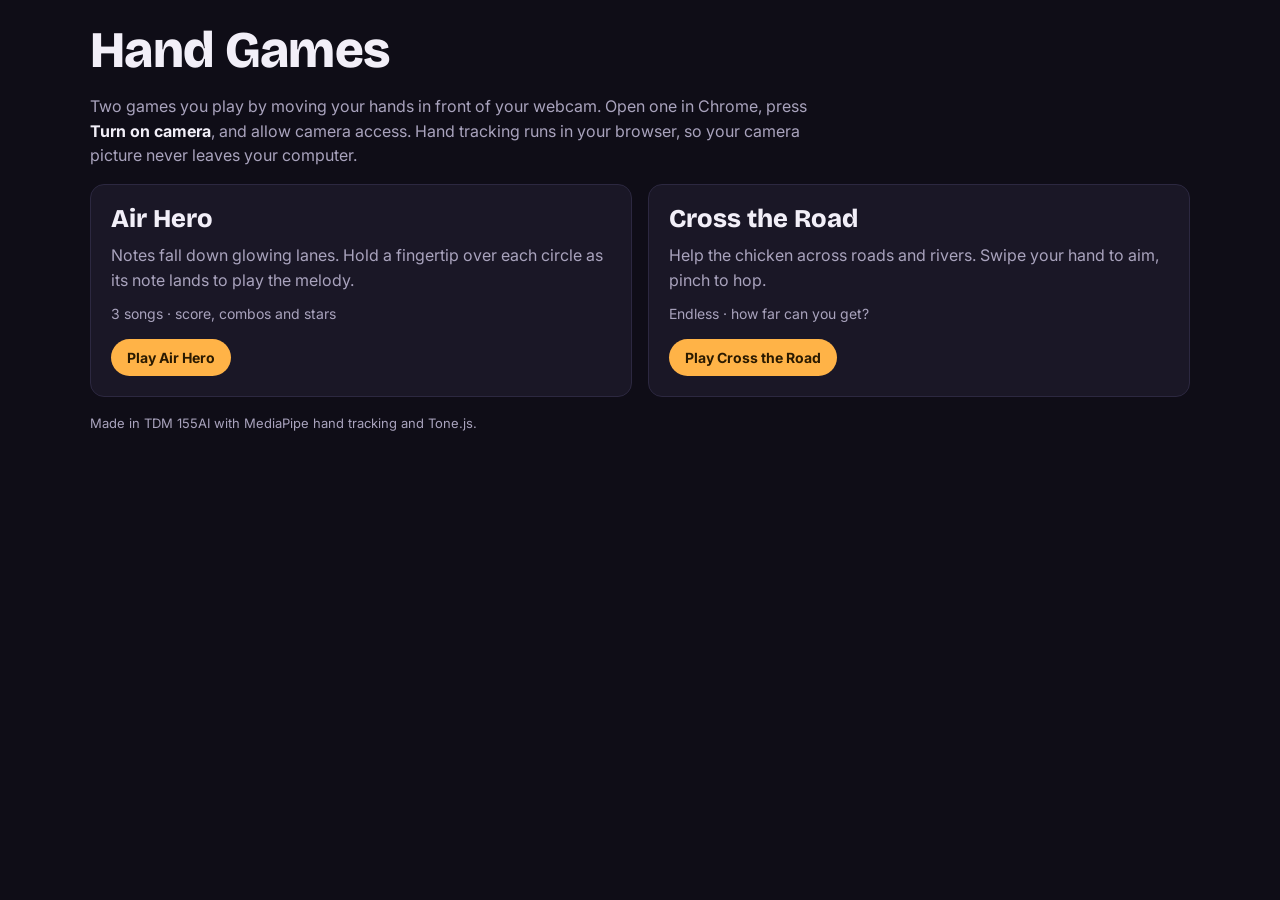
<file: index.html>
<!doctype html>
<html lang="en">
<head>
  <meta charset="utf-8">
  <meta name="viewport" content="width=device-width, initial-scale=1, viewport-fit=cover">
  <title>Hand Games</title>
  <meta name="description" content="Two games you play with your hands in front of a webcam: Air Hero and Cross the Road.">
  <link rel="preconnect" href="https://fonts.googleapis.com">
  <link rel="stylesheet" href="https://fonts.googleapis.com/css2?family=Bricolage+Grotesque:wght@700;800&family=Inter:wght@400;600;700;800;900&display=swap">
  <link rel="stylesheet" href="shared/style.css">
  <style>
    .games { display: grid; grid-template-columns: repeat(auto-fit, minmax(260px, 1fr)); gap: 16px; }
    .game { display: grid; gap: 10px; padding: 20px; background: var(--panel); border: 1px solid var(--line); border-radius: 14px; color: var(--text); text-decoration: none; min-width: 0; }
    .game:hover, .game:focus-visible { border-color: var(--accent); outline: none; }
    .game h2 { margin: 0; font: 800 1.6rem/1.1 var(--display); }
    .game p { margin: 0; color: var(--muted); }
    .how { font-size: 14px; color: var(--text); }
    .play { justify-self: start; margin-top: 4px; padding: 8px 16px; border-radius: 999px; background: var(--accent); color: var(--accent-ink); font-weight: 700; font-size: 14px; }
  </style>
</head>
<body>
  <main class="page">
    <h1>Hand Games</h1>
    <p class="lede">Two games you play by moving your hands in front of your webcam. Open one in Chrome, press <strong>Turn on camera</strong>, and allow camera access. Hand tracking runs in your browser, so your camera picture never leaves your computer.</p>
    <div class="games">
      <a class="game" href="air-hero/">
        <h2>Air Hero</h2>
        <p>Notes fall down glowing lanes. Hold a fingertip over each circle as its note lands to play the melody.</p>
        <p class="how">3 songs · score, combos and stars</p>
        <span class="play">Play Air Hero</span>
      </a>
      <a class="game" href="cross-the-road/">
        <h2>Cross the Road</h2>
        <p>Help the chicken across roads and rivers. Swipe your hand to aim, pinch to hop.</p>
        <p class="how">Endless · how far can you get?</p>
        <span class="play">Play Cross the Road</span>
      </a>
    </div>
    <p class="foot">Made in TDM 155AI with MediaPipe hand tracking and Tone.js.</p>
  </main>
</body>
</html>
</file>
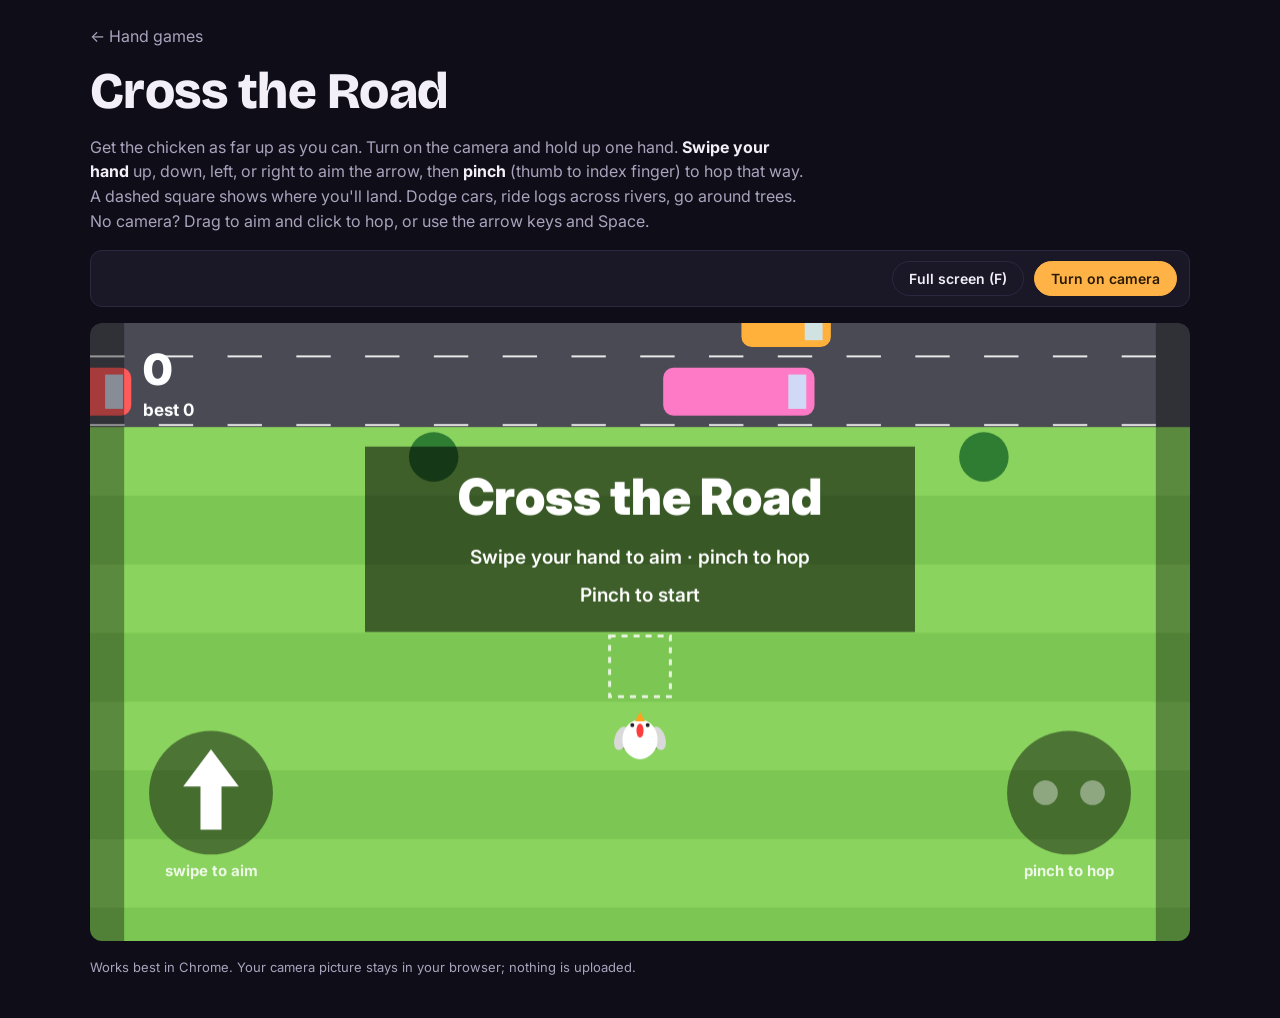
<file: cross-the-road/index.html>
<!doctype html>
<html lang="en">
<head>
  <meta charset="utf-8">
  <meta name="viewport" content="width=device-width, initial-scale=1, viewport-fit=cover">
  <title>Cross the Road</title>
  <meta name="description" content="A road-crossing game: swipe your hand to aim, pinch to hop.">
  <link rel="preconnect" href="https://fonts.googleapis.com">
  <link rel="stylesheet" href="https://fonts.googleapis.com/css2?family=Bricolage+Grotesque:wght@700;800&family=Inter:wght@400;600;700;800;900&display=swap">
  <link rel="stylesheet" href="../shared/style.css">
  <style>
    #video { position: absolute; top: 10px; right: 10px; width: 22%; border-radius: 8px; transform: scaleX(-1); opacity: 0.85; z-index: 2; pointer-events: none; }
  </style>
</head>
<body>
  <main class="page">
    <nav class="top"><a href="../">← Hand games</a></nav>
    <h1>Cross the Road</h1>
    <p class="lede">Get the chicken as far up as you can. Turn on the camera and hold up one hand. <strong>Swipe your hand</strong> up, down, left, or right to aim the arrow, then <strong>pinch</strong> (thumb to index finger) to hop that way. A dashed square shows where you'll land. Dodge cars, ride logs across rivers, go around trees. No camera? Drag to aim and click to hop, or use the arrow keys and Space.</p>
    <div class="bar">
      <span class="spacer"></span>
      <button id="fullscreen" type="button">Full screen (F)</button>
      <button id="camera" class="camera-toggle" type="button" aria-pressed="false">Turn on camera</button>
    </div>
    <div id="stage" class="stage">
      <canvas id="canvas"></canvas>
      <video id="video" autoplay playsinline muted hidden></video>
      <p id="status" class="status" role="status"></p>
    </div>
    <p class="foot">Works best in Chrome. Your camera picture stays in your browser; nothing is uploaded.</p>
  </main>
  <script type="module" src="game.js"></script>
</body>
</html>
</file>
<file: shared/style.css>
/* Shared look for the hand games: a dark arcade room, one warm accent. */
:root {
  --bg: #0f0d17;
  --panel: #1a1726;
  --line: #2c2840;
  --text: #f2eff8;
  --muted: #a9a3bd;
  --accent: #ffb347;
  --accent-ink: #2a1a00;
  --display: "Bricolage Grotesque", "Space Grotesk", system-ui, sans-serif;
  --body: "Inter", system-ui, sans-serif;
  color-scheme: dark;
}
* { box-sizing: border-box; }
html, body { margin: 0; }
body {
  background: var(--bg);
  color: var(--text);
  font: 16px/1.55 var(--body);
  padding-block: 24px 40px;
  padding-left: max(16px, env(safe-area-inset-left, 0px));
  padding-right: max(16px, env(safe-area-inset-right, 0px));
}
.page { max-width: 1100px; margin: 0 auto; display: grid; gap: 16px; }
.top { display: flex; flex-wrap: wrap; gap: 8px 16px; align-items: baseline; justify-content: space-between; }
.top a { color: var(--muted); text-decoration: none; }
.top a:hover, .top a:focus-visible { color: var(--text); }
h1 { font: 800 clamp(2rem, 5vw, 3.2rem)/1.05 var(--display); margin: 0; text-wrap: balance; letter-spacing: -0.01em; }
.lede { margin: 0; color: var(--muted); max-width: 72ch; }
.lede strong { color: var(--text); }
.bar { display: flex; flex-wrap: wrap; gap: 10px; align-items: center; background: var(--panel); border: 1px solid var(--line); border-radius: 12px; padding: 10px 12px; }
.bar .spacer { flex: 1; }
.bar label { display: flex; gap: 8px; align-items: center; color: var(--muted); font-size: 14px; }
button, select {
  font: 600 14px var(--body);
  color: var(--text);
  background: transparent;
  border: 1px solid var(--line);
  border-radius: 999px;
  padding: 8px 16px;
  cursor: pointer;
}
select { border-radius: 8px; background: var(--bg); }
button.primary { background: var(--accent); color: var(--accent-ink); border-color: var(--accent); }
button:focus-visible, select:focus-visible, input:focus-visible { outline: 2px solid var(--accent); outline-offset: 2px; }
.camera-toggle { background: var(--accent); color: var(--accent-ink); border-color: var(--accent); }
.camera-toggle[aria-pressed="true"] { background: transparent; color: var(--text); border-color: var(--line); }
.stage { position: relative; width: 100%; aspect-ratio: 16 / 9; max-height: 80vh; overflow: hidden; border-radius: 12px; background: #000; touch-action: none; user-select: none; }
.stage:fullscreen { max-height: none; aspect-ratio: auto; border-radius: 0; }
.stage canvas { position: absolute; inset: 0; width: 100%; height: 100%; display: block; }
.status { position: absolute; left: 12px; top: 10px; margin: 0; font-size: 13px; color: rgba(255,255,255,0.75); z-index: 3; pointer-events: none; text-shadow: 0 1px 3px #000; }
.status.error { color: #ffb4b4; }
.foot { color: var(--muted); font-size: 13px; margin: 0; }
@media (prefers-reduced-motion: reduce) { * { scroll-behavior: auto; } }
</file>
